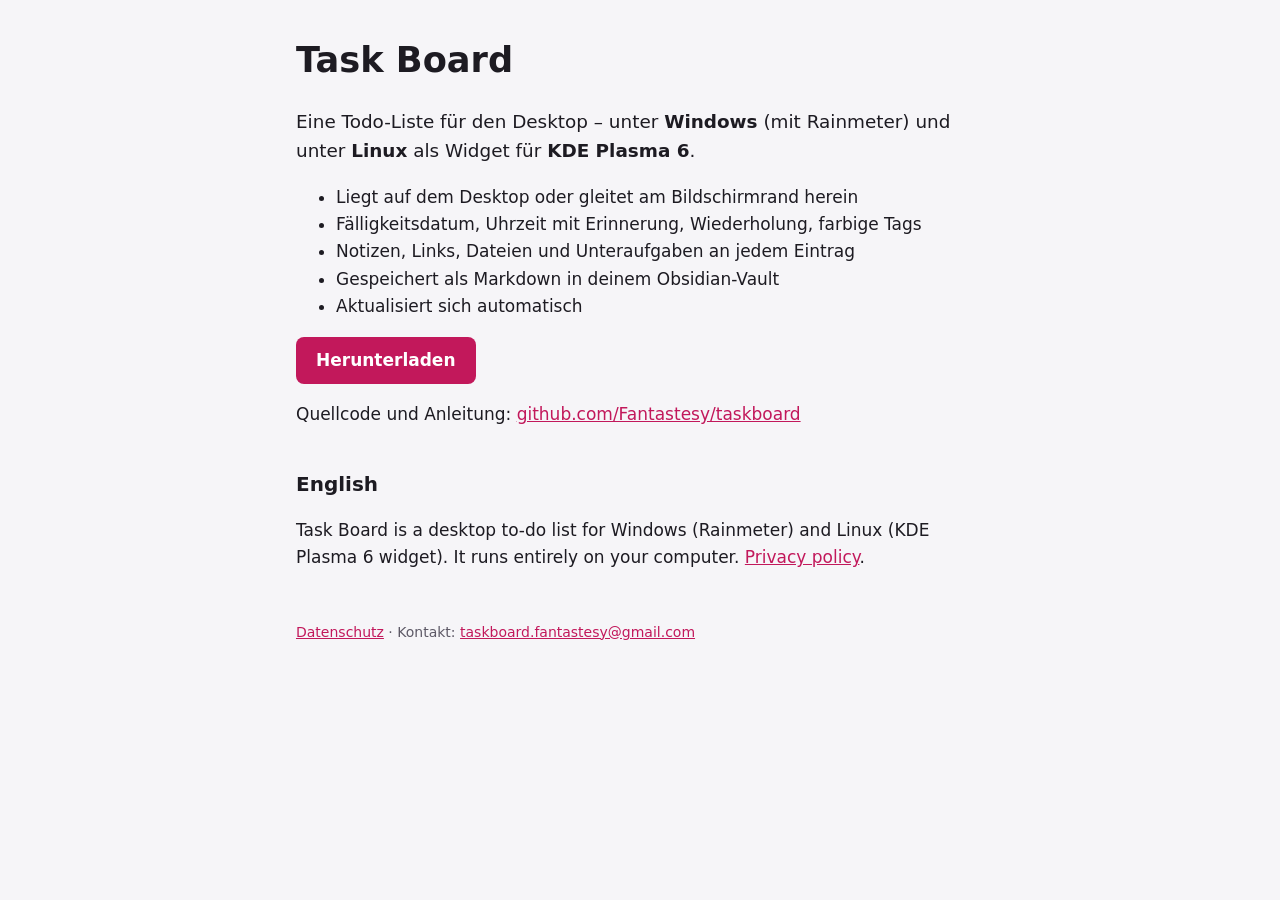
<file: docs/index.html>
<!doctype html>
<html lang="de">
<head>
<meta charset="utf-8">
<meta name="viewport" content="width=device-width, initial-scale=1">
<title>Task Board</title>
<meta name="description" content="Task Board – eine Todo-Liste für den Desktop unter Windows und KDE Plasma.">
<link rel="stylesheet" href="style.css">
</head>
<body>
<main>
  <h1>Task Board</h1>
  <p class="lead">Eine Todo-Liste für den Desktop – unter <strong>Windows</strong> (mit Rainmeter) und unter <strong>Linux</strong> als Widget für <strong>KDE Plasma 6</strong>.</p>

  <ul>
    <li>Liegt auf dem Desktop oder gleitet am Bildschirmrand herein</li>
    <li>Fälligkeitsdatum, Uhrzeit mit Erinnerung, Wiederholung, farbige Tags</li>
    <li>Notizen, Links, Dateien und Unteraufgaben an jedem Eintrag</li>
    <li>Gespeichert als Markdown in deinem Obsidian-Vault</li>
    <li>Aktualisiert sich automatisch</li>
  </ul>

  <p><a class="button" href="https://github.com/Fantastesy/taskboard/releases/latest">Herunterladen</a></p>

  <p>Quellcode und Anleitung: <a href="https://github.com/Fantastesy/taskboard">github.com/Fantastesy/taskboard</a></p>

  <h2 lang="en">English</h2>
  <p lang="en">Task Board is a desktop to-do list for Windows (Rainmeter) and Linux (KDE Plasma 6 widget). It runs entirely on your computer. <a href="datenschutz.html#en">Privacy policy</a>.</p>
</main>
<footer>
  <a href="datenschutz.html">Datenschutz</a> · Kontakt: <a href="mailto:taskboard.fantastesy@gmail.com">taskboard.fantastesy@gmail.com</a>
</footer>
</body>
</html>
</file>
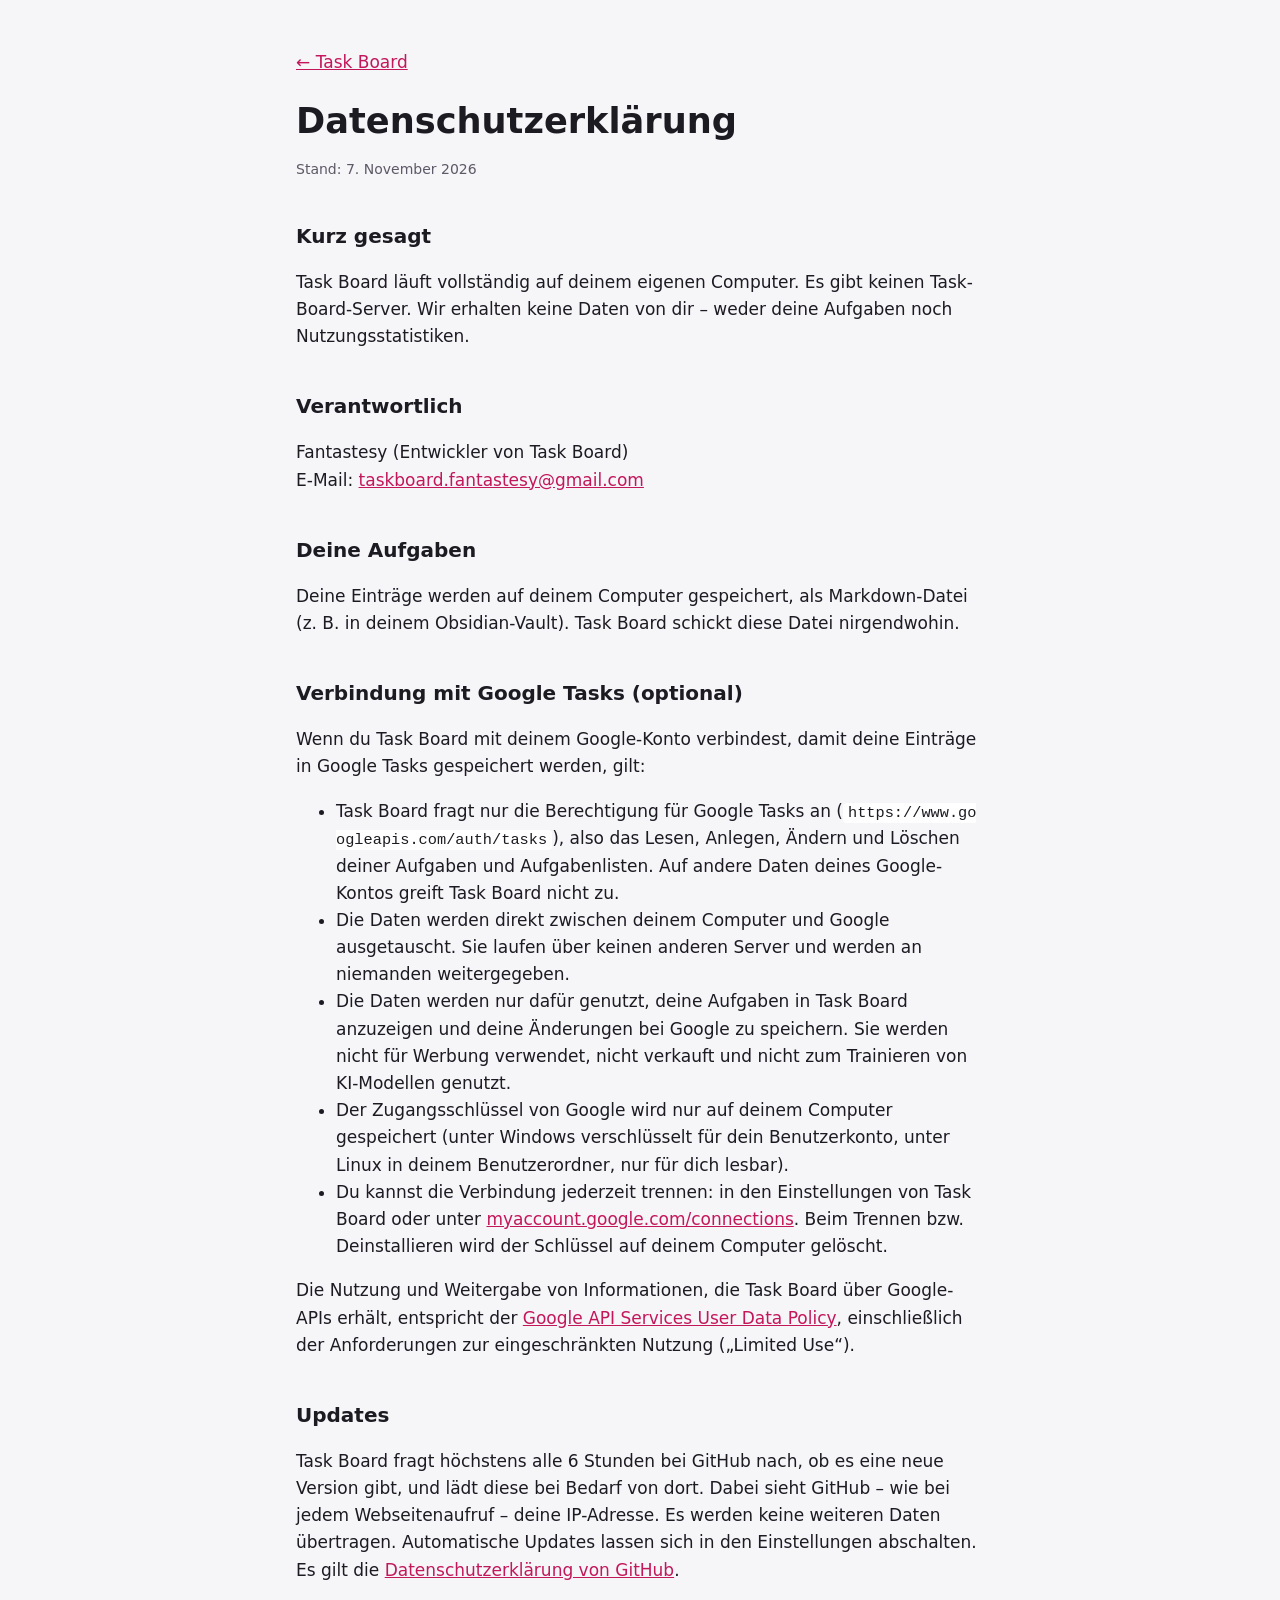
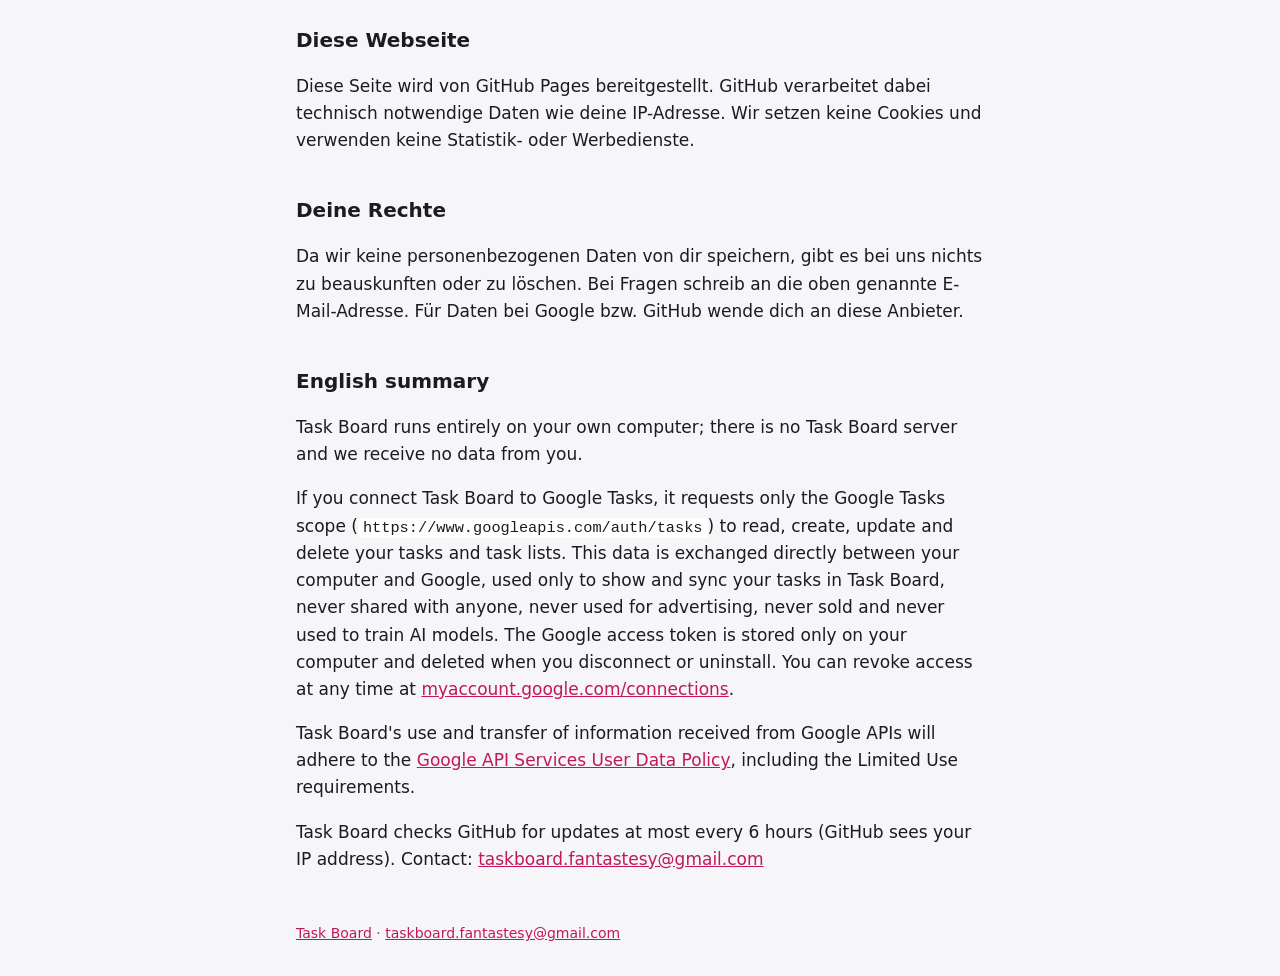
<file: docs/datenschutz.html>
<!doctype html>
<html lang="de">
<head>
<meta charset="utf-8">
<meta name="viewport" content="width=device-width, initial-scale=1">
<title>Task Board – Datenschutz</title>
<link rel="stylesheet" href="style.css">
</head>
<body>
<main>
  <p><a href="./">← Task Board</a></p>
  <h1>Datenschutzerklärung</h1>
  <p class="small">Stand: 7. November 2026</p>

  <h2>Kurz gesagt</h2>
  <p>Task Board läuft vollständig auf deinem eigenen Computer. Es gibt keinen Task-Board-Server. Wir erhalten keine Daten von dir – weder deine Aufgaben noch Nutzungsstatistiken.</p>

  <h2>Verantwortlich</h2>
  <p>Fantastesy (Entwickler von Task Board)<br>
  E-Mail: <a href="mailto:taskboard.fantastesy@gmail.com">taskboard.fantastesy@gmail.com</a></p>

  <h2>Deine Aufgaben</h2>
  <p>Deine Einträge werden auf deinem Computer gespeichert, als Markdown-Datei (z.&nbsp;B. in deinem Obsidian-Vault). Task Board schickt diese Datei nirgendwohin.</p>

  <h2>Verbindung mit Google Tasks (optional)</h2>
  <p>Wenn du Task Board mit deinem Google-Konto verbindest, damit deine Einträge in Google Tasks gespeichert werden, gilt:</p>
  <ul>
    <li>Task Board fragt nur die Berechtigung für Google Tasks an (<code>https://www.googleapis.com/auth/tasks</code>), also das Lesen, Anlegen, Ändern und Löschen deiner Aufgaben und Aufgabenlisten. Auf andere Daten deines Google-Kontos greift Task Board nicht zu.</li>
    <li>Die Daten werden direkt zwischen deinem Computer und Google ausgetauscht. Sie laufen über keinen anderen Server und werden an niemanden weitergegeben.</li>
    <li>Die Daten werden nur dafür genutzt, deine Aufgaben in Task Board anzuzeigen und deine Änderungen bei Google zu speichern. Sie werden nicht für Werbung verwendet, nicht verkauft und nicht zum Trainieren von KI-Modellen genutzt.</li>
    <li>Der Zugangsschlüssel von Google wird nur auf deinem Computer gespeichert (unter Windows verschlüsselt für dein Benutzerkonto, unter Linux in deinem Benutzerordner, nur für dich lesbar).</li>
    <li>Du kannst die Verbindung jederzeit trennen: in den Einstellungen von Task Board oder unter <a href="https://myaccount.google.com/connections">myaccount.google.com/connections</a>. Beim Trennen bzw. Deinstallieren wird der Schlüssel auf deinem Computer gelöscht.</li>
  </ul>
  <p>Die Nutzung und Weitergabe von Informationen, die Task Board über Google-APIs erhält, entspricht der <a href="https://developers.google.com/terms/api-services-user-data-policy">Google API Services User Data Policy</a>, einschließlich der Anforderungen zur eingeschränkten Nutzung („Limited Use“).</p>

  <h2>Updates</h2>
  <p>Task Board fragt höchstens alle 6 Stunden bei GitHub nach, ob es eine neue Version gibt, und lädt diese bei Bedarf von dort. Dabei sieht GitHub – wie bei jedem Webseitenaufruf – deine IP-Adresse. Es werden keine weiteren Daten übertragen. Automatische Updates lassen sich in den Einstellungen abschalten. Es gilt die <a href="https://docs.github.com/de/site-policy/privacy-policies/github-general-privacy-statement">Datenschutzerklärung von GitHub</a>.</p>

  <h2>Diese Webseite</h2>
  <p>Diese Seite wird von GitHub Pages bereitgestellt. GitHub verarbeitet dabei technisch notwendige Daten wie deine IP-Adresse. Wir setzen keine Cookies und verwenden keine Statistik- oder Werbedienste.</p>

  <h2>Deine Rechte</h2>
  <p>Da wir keine personenbezogenen Daten von dir speichern, gibt es bei uns nichts zu beauskunften oder zu löschen. Bei Fragen schreib an die oben genannte E-Mail-Adresse. Für Daten bei Google bzw. GitHub wende dich an diese Anbieter.</p>

  <h2 id="en" lang="en">English summary</h2>
  <div lang="en">
  <p>Task Board runs entirely on your own computer; there is no Task Board server and we receive no data from you.</p>
  <p>If you connect Task Board to Google Tasks, it requests only the Google Tasks scope (<code>https://www.googleapis.com/auth/tasks</code>) to read, create, update and delete your tasks and task lists. This data is exchanged directly between your computer and Google, used only to show and sync your tasks in Task Board, never shared with anyone, never used for advertising, never sold and never used to train AI models. The Google access token is stored only on your computer and deleted when you disconnect or uninstall. You can revoke access at any time at <a href="https://myaccount.google.com/connections">myaccount.google.com/connections</a>.</p>
  <p>Task Board's use and transfer of information received from Google APIs will adhere to the <a href="https://developers.google.com/terms/api-services-user-data-policy">Google API Services User Data Policy</a>, including the Limited Use requirements.</p>
  <p>Task Board checks GitHub for updates at most every 6 hours (GitHub sees your IP address). Contact: <a href="mailto:taskboard.fantastesy@gmail.com">taskboard.fantastesy@gmail.com</a></p>
  </div>
</main>
<footer>
  <a href="./">Task Board</a> · <a href="mailto:taskboard.fantastesy@gmail.com">taskboard.fantastesy@gmail.com</a>
</footer>
</body>
</html>
</file>
<file: docs/style.css>
:root {
  --bg: #f6f5f8;
  --text: #1d1b22;
  --muted: #5d5966;
  --accent: #c2185b;
  --card: #ffffff;
}
@media (prefers-color-scheme: dark) {
  :root {
    --bg: #17151c;
    --text: #ece9f1;
    --muted: #a7a2b2;
    --accent: #f06292;
    --card: #221f29;
  }
}
* { box-sizing: border-box; }
body {
  margin: 0;
  background: var(--bg);
  color: var(--text);
  font: 17px/1.6 system-ui, -apple-system, "Segoe UI", sans-serif;
}
main, footer { max-width: 720px; margin: 0 auto; padding: 32px 16px; }
footer { color: var(--muted); font-size: 14px; padding-top: 0; }
h1 { font-size: 2.2rem; margin: 0 0 8px; }
h2 { font-size: 1.25rem; margin-top: 2em; }
.lead { font-size: 1.15rem; }
.small { color: var(--muted); font-size: 14px; margin-top: 0; }
a { color: var(--accent); }
code { background: var(--card); padding: 1px 5px; border-radius: 4px; font-size: 0.9em; word-break: break-all; }
.button {
  display: inline-block; background: var(--accent); color: #fff; text-decoration: none;
  padding: 10px 20px; border-radius: 8px; font-weight: 600;
}
</file>
